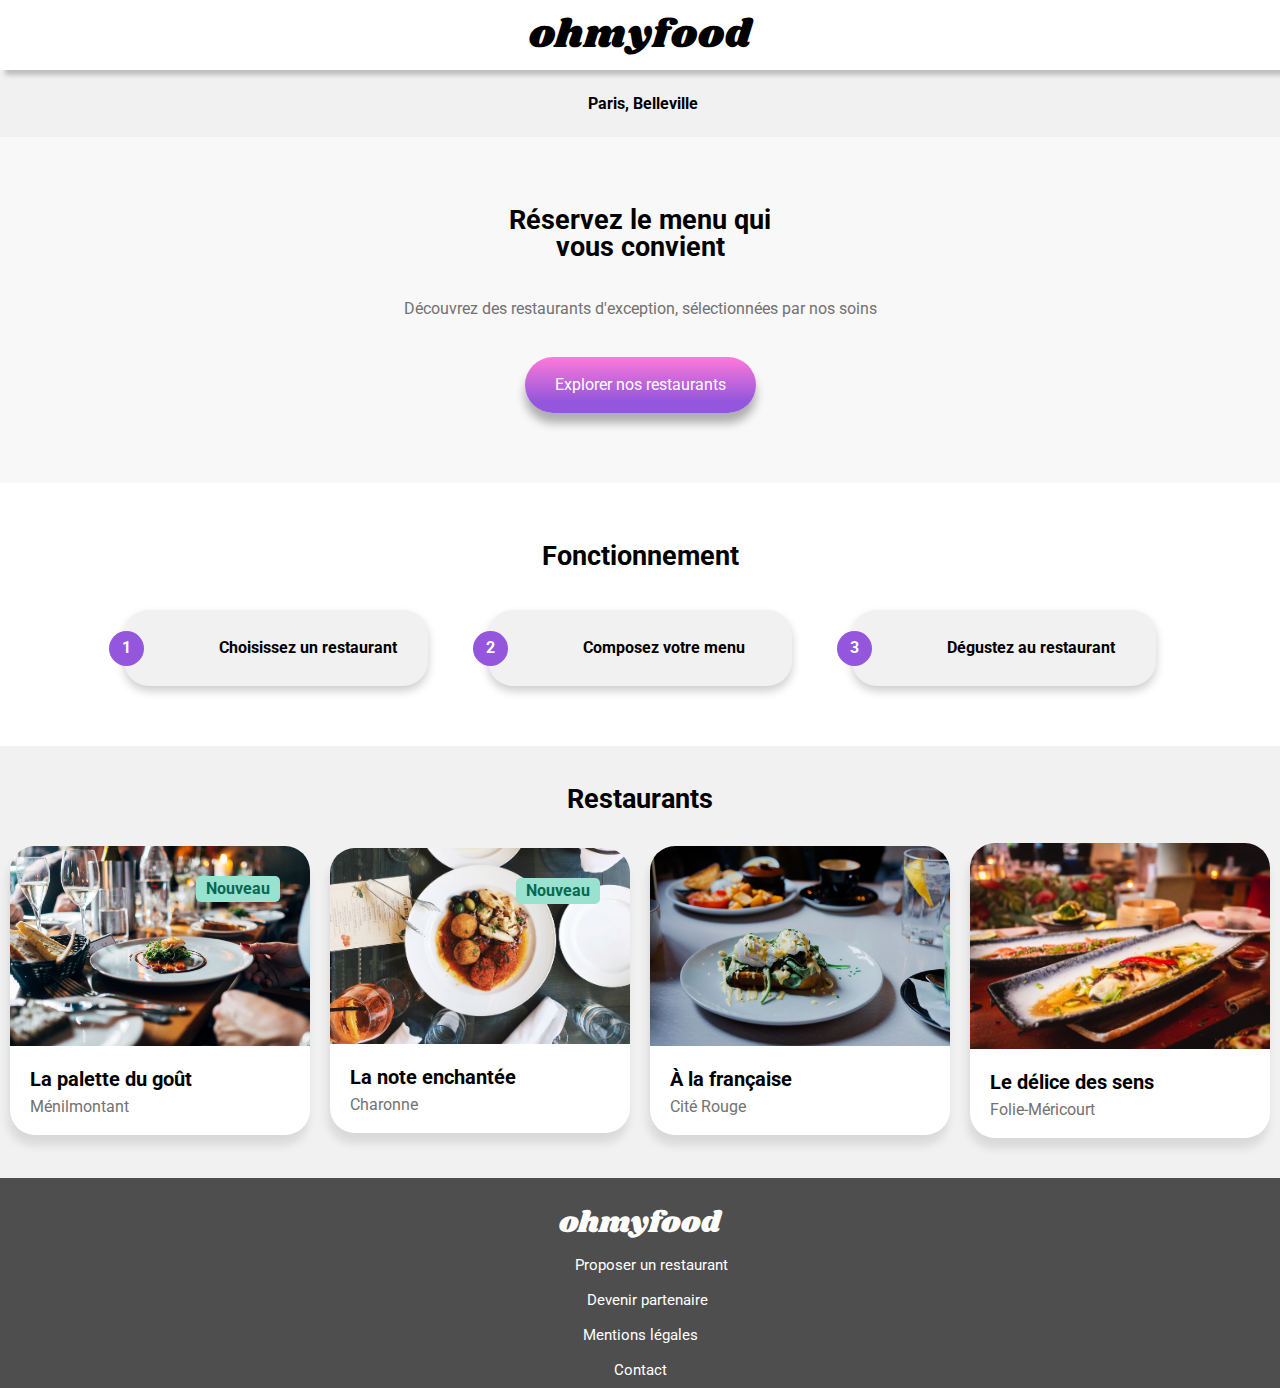
<file: index.html>
<!DOCTYPE html>
<html lang="fr">

<head>
    <meta charset="UTF-8">
    <meta http-equiv="X-UA-Compatible" content="IE=edge">
    <meta name="viewport" content="width=device-width, initial-scale=1.0">
    <title>OhMyFood!</title>
    <link rel="stylesheet" href="css/style.css">
    <link rel="preconnect" href="https://fonts.googleapis.com">
    <link rel="preconnect" href="https://fonts.gstatic.com" crossorigin>
    <link href="https://fonts.googleapis.com/css2?family=Roboto&family=Shrikhand&display=swap" rel="stylesheet">
    <link rel="stylesheet" href="https://cdnjs.cloudflare.com/ajax/libs/font-awesome/6.1.2/css/all.min.css"
        integrity="sha512-1sCRPdkRXhBV2PBLUdRb4tMg1w2YPf37qatUFeS7zlBy7jJI8Lf4VHwWfZZfpXtYSLy85pkm9GaYVYMfw5BC1A=="
        crossorigin="anonymous" referrerpolicy="no-referrer" />
</head>

<body>


    <!-- LOADER -->

    <div class="loader"></div>
    <div class="ring">
        <div class="ring-txt">C'est l'heure<br>de manger !</div>
    </div>


    <!-- HEADER -->

    <header>
        <div class="header">
            <h1 class="header__titre">ohmyfood</h1>

            <div class="header__localisation">
                <i class="fa-solid fa-location-dot"></i>
                <input type="text" placeholder="Paris, Belleville" class="localisation-ville">
                <!-- <p>Paris, Belleville</p> -->
            </div>
        </div>
    </header>



    <!-- PRESENTATION -->

    <section class="presentation">
        <div class="presentation__full">
            <h2 class="presentation__titre">Réservez le menu qui <br> vous convient</h2>
                <p class="presentation__p">Découvrez des restaurants d'exception, sélectionnées par nos soins</p>
                <a href="#restaurants" class="presentation__btn">Explorer nos restaurants</a>
        </div>
    </section>



    <!-- FONCTIONNEMENT -->

    <section class="fonction">
        <h2 class="fonction__titre">Fonctionnement</h2>
        <div class="fonction__all-options">
            <a href="#" class="fonction__options">
                <span>1</span>
                <i class="fa-solid fa-mobile-screen-button"></i>
                <p>Choisissez un restaurant</p>
            </a>
            <a href="#" class="fonction__options">
                <span>2</span>
                <i class="fa-solid fa-list"></i>
                <p>Composez votre menu</p>
            </a>
            <a href="#" class="fonction__options">
                <span>3</span>
                <i class="fa-solid fa-store"></i>
                <p>Dégustez au restaurant</p>
            </a>
        </div>
    </section>



    <!-- RESTAURANTS -->

    <section class="restaurants" id="restaurants">
        <h2 class="restaurants__titre">Restaurants</h2>
        <div class="restaurants__all-cards">
            <div class="restaurants__cards">
                <a href="page/lapalettedugout.html">
                    <div class="cards--img">
                        <img src="images/restaurants/jay-wennington-N_Y88TWmGwA-unsplash.jpg" alt="">
                    </div>
                    <div class="nouveau">Nouveau</div>
                    <div class="cards--heading">
                        <div class="cards-txt">
                            <h3>La palette du goût</h3>
                            <p class="p-cards">Ménilmontant</p>
                        </div>
                        <div class="cards-coeur">
                            <i class="fa-regular fa-heart"></i>
                            <i class="fa-solid fa-heart icone-coeur"></i>
                        </div>
                    </div>
                </a>
            </div>
            <div class="restaurants__cards">
                <a href="page/lanoteenchantee.html">
                    <div class="cards--img">
                        <img src="images/restaurants/stil-u2Lp8tXIcjw-unsplash-one.jpg" alt="">
                    </div>
                    <div class="nouveau">Nouveau</div>
                    <div class="cards--heading">
                        <div class="cards-txt">
                            <h3>La note enchantée</h3>
                            <p class="p-cards">Charonne</p>
                        </div>
                        <div class="cards-coeur">
                            <i class="fa-regular fa-heart"></i>
                            <i class="fa-solid fa-heart icone-coeur"></i>
                        </div>
                    </div>
                </a>
            </div>
            <div class="restaurants__cards">
                <a href="page/alafrancaise.html">
                    <div class="cards--img">
                        <img src="images/restaurants/toa-heftiba-DQKerTsQwi0-unsplash.jpg" alt="">
                    </div>
                    <div class="cards--heading">
                        <div class="cards-txt">
                            <h3>À la française</h3>
                            <p class="p-cards">Cité Rouge</p>
                        </div>
                        <div class="cards-coeur">
                            <i class="fa-regular fa-heart"></i>
                            <i class="fa-solid fa-heart icone-coeur"></i>
                        </div>
                    </div>
                </a>
            </div>
            <div class="restaurants__cards">
                <a href="page/ledelicedessens.html">
                    <div class="cards--img">
                        <img src="images/restaurants/louis-hansel-shotsoflouis-qNBGVyOCY8Q-unsplash.jpg" alt="">
                    </div>
                    <div class="cards--heading">
                        <div class="cards-txt">
                            <h3>Le délice des sens</h3>
                            <p class="p-cards">Folie-Méricourt</p>
                        </div>
                        <div class="cards-coeur">
                            <i class="fa-regular fa-heart"></i>
                            <i class="fa-solid fa-heart icone-coeur"></i>
                        </div>
                    </div>
                </a>
            </div>
        </div>
    </section>



    <!-- FOOTER -->

    <footer>
        <h3>ohmyfood</h3>
        <div class="footer-txt">
            <a href="#">
                <p class="footer-p1"> <i class="fa-solid fa-utensils"></i> Proposer un restaurant</p>
            </a>
            <a href="#">
                <p class="footer-p2"> <i class="fa-solid fa-handshake-angle"></i> Devenir partenaire</p>
            </a>
            <a href="#">
                <p> Mentions légales</p>
            </a>
            <a href="mailto:contact@gmail.com">Contact</a>





        </div>
    </footer>

</body>

</html>
</file>
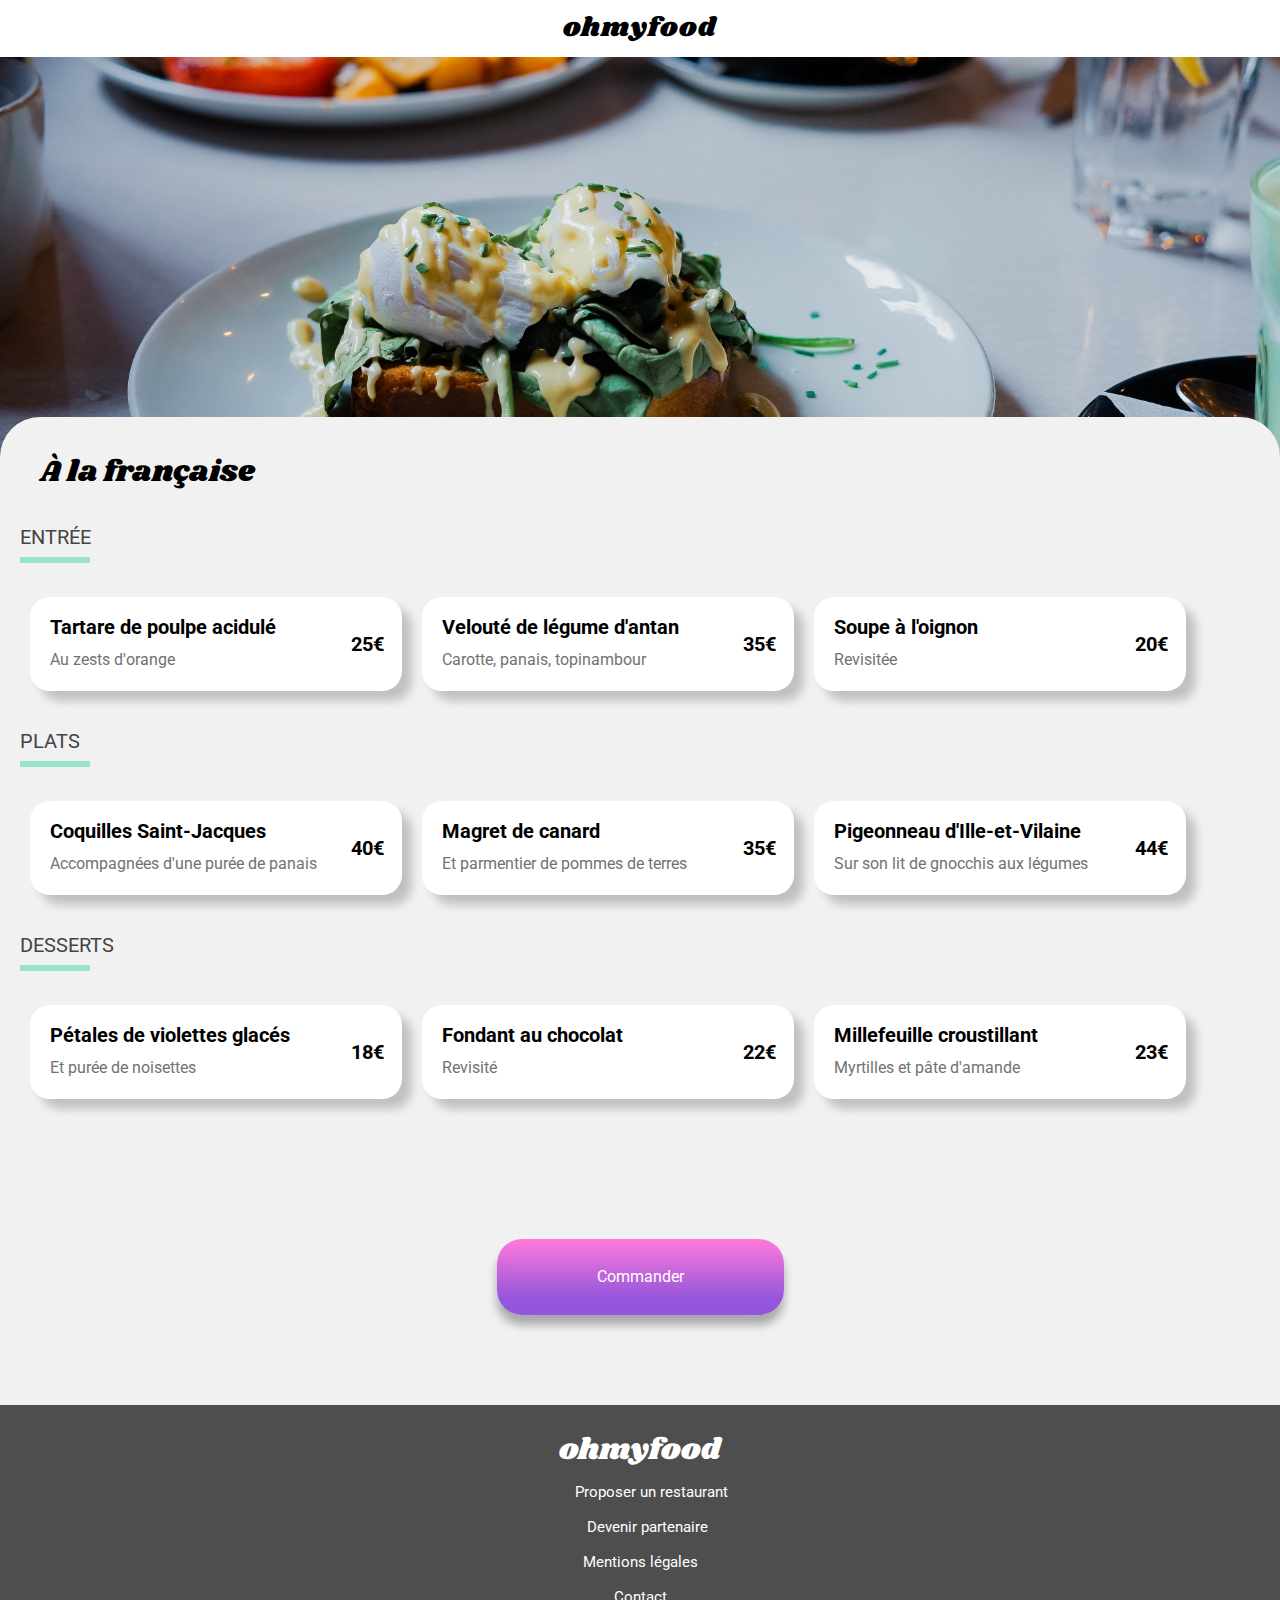
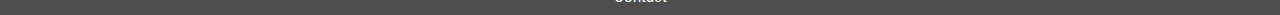
<file: page/alafrancaise.html>
<!DOCTYPE html>
<html lang="fr">

<head>
    <meta charset="UTF-8">
    <meta http-equiv="X-UA-Compatible" content="IE=edge">
    <meta name="viewport" content="width=device-width, initial-scale=1.0">
    <title>A la française</title>
    <link rel="stylesheet" href="../css/menu.css">
    <link rel="preconnect" href="https://fonts.googleapis.com">
    <link rel="preconnect" href="https://fonts.gstatic.com" crossorigin>
    <link href="https://fonts.googleapis.com/css2?family=Roboto&family=Shrikhand&display=swap" rel="stylesheet">
    <link rel="stylesheet" href="https://cdnjs.cloudflare.com/ajax/libs/font-awesome/6.1.2/css/all.min.css"
        integrity="sha512-1sCRPdkRXhBV2PBLUdRb4tMg1w2YPf37qatUFeS7zlBy7jJI8Lf4VHwWfZZfpXtYSLy85pkm9GaYVYMfw5BC1A=="
        crossorigin="anonymous" referrerpolicy="no-referrer" />
</head>

<body>




    <!-- HEADER -->

    <header class="header-menu">
        <a href="../index.html" class="fleche-retour">
            <i class="fa-solid fa-arrow-left"></i>
        </a>
        <h1 class="header-menu__titre">ohmyfood</h1>
    </header>





    <!-- MENU -->



    <section class="choix-menu">
        <div class="menu-img">
            <img src="../images/restaurants/toa-heftiba-DQKerTsQwi0-unsplash.jpg" alt="">
        </div>
        <div class="all-menus">
            <div class="all-menus-titre">
                <h2>À la française</h2>
                <div class="all-menus-titre-heart">
                    <i class="fa-regular fa-heart"></i>
                    <i class="fa-solid fa-heart icone-coeur"></i>
                </div>
            </div>
            <div class="groupe-menus">
                <h2>ENTRÉE</h2>
                <div class="menu-1">                   
                    <div class="menu-plats-one">
                        <div class="menu-plats-txt">
                            <h3>Tartare de poulpe acidulé</h3>
                            <p>Au zests d'orange</p>
                        </div>
                        <div class="menu-plats-prix"><span>25€</span></div>
                        <div class="menu-plats-validation">
                            <div class="logo-validation">
                                <i class="fa-solid fa-check"></i>
                            </div>
                        </div>
                    </div>
                    <div class="menu-plats-two">
                        <div class="menu-plats-txt">
                            <h3>Velouté de légume d'antan</h3>
                            <p>Carotte, panais, topinambour</p>
                        </div>
                        <div class="menu-plats-prix"><span>35€</span></div>
                        <div class="menu-plats-validation">
                            <div class="logo-validation">
                                <i class="fa-solid fa-check"></i>
                            </div>
                        </div>
                    </div>
                    <div class="menu-plats-three">
                        <div class="menu-plats-txt">
                            <h3>Soupe à l'oignon</h3>
                            <p>Revisitée</p>
                        </div>
                        <div class="menu-plats-prix"><span>20€</span></div>
                        <div class="menu-plats-validation">
                            <div class="logo-validation">
                                <i class="fa-solid fa-check"></i>
                            </div>
                        </div>
                    </div>
                </div>

                <h2>PLATS</h2>
                <div class="menu-1">
                    <div class="menu-plats-one">
                        <div class="menu-plats-txt">
                            <h3>Coquilles Saint-Jacques</h3>
                            <p>Accompagnées d'une purée de panais</p>
                        </div>
                        <div class="menu-plats-prix"><span>40€</span></div>
                        <div class="menu-plats-validation">
                            <div class="logo-validation">
                                <i class="fa-solid fa-check"></i>
                            </div>
                        </div>
                    </div>
                    <div class="menu-plats-two">
                        <div class="menu-plats-txt">
                            <h3>Magret de canard</h3>
                            <p>Et parmentier de pommes de terres</p>
                        </div>
                        <div class="menu-plats-prix"><span>35€</span></div>
                        <div class="menu-plats-validation">
                            <div class="logo-validation">
                                <i class="fa-solid fa-check"></i>
                            </div>
                        </div>
                    </div>
                    <div class="menu-plats-three">
                        <div class="menu-plats-txt">
                            <h3>Pigeonneau d'Ille-et-Vilaine</h3>
                            <p>Sur son lit de gnocchis aux légumes</p>
                        </div>
                        <div class="menu-plats-prix"><span>44€</span></div>
                        <div class="menu-plats-validation">
                            <div class="logo-validation">
                                <i class="fa-solid fa-check"></i>
                            </div>
                        </div>
                    </div>
                </div>

                <h2>DESSERTS</h2>
                <div class="menu-1">
                    <div class="menu-plats-one">
                        <div class="menu-plats-txt">
                            <h3>Pétales de violettes glacés</h3>
                            <p>Et purée de noisettes</p>
                        </div>
                        <div class="menu-plats-prix"><span>18€</span></div>
                        <div class="menu-plats-validation">
                            <div class="logo-validation">
                                <i class="fa-solid fa-check"></i>
                            </div>
                        </div>
                    </div>
                    <div class="menu-plats-two">
                        <div class="menu-plats-txt">
                            <h3>Fondant au chocolat</h3>
                            <p>Revisité</p>
                        </div>
                        <div class="menu-plats-prix"><span>22€</span></div>
                        <div class="menu-plats-validation">
                            <div class="logo-validation">
                                <i class="fa-solid fa-check"></i>
                            </div>
                        </div>
                    </div>
                    <div class="menu-plats-three">
                        <div class="menu-plats-txt">
                            <h3>Millefeuille croustillant</h3>
                            <p>Myrtilles et pâte d'amande</p>
                        </div>
                        <div class="menu-plats-prix"><span>23€</span></div>
                        <div class="menu-plats-validation">
                            <div class="logo-validation">
                                <i class="fa-solid fa-check"></i>
                            </div>
                        </div>
                    </div>
                </div>

            </div>
            <div class="commander">
                <a href="#">Commander</a>
            </div>
        </div>


    </section>



    <!-- FOOTER -->

    <footer>
        <h3>ohmyfood</h3>
        <div class="footer-txt">
            <a href="#">
                <p class="footer-p1"> <i class="fa-solid fa-utensils"></i> Proposer un restaurant</p>
            </a>
            <a href="#">
                <p class="footer-p2"> <i class="fa-solid fa-handshake-angle"></i> Devenir partenaire</p>
            </a>
            <a href="#">
                <p> Mentions légales</p>
            </a>
            <a href="mailto:contact@ohmyfood.com">Contact</a>


            <!-- verif mail to / mettre le footer en lien-->



        </div>
    </footer>


</body>

</html>
</file>
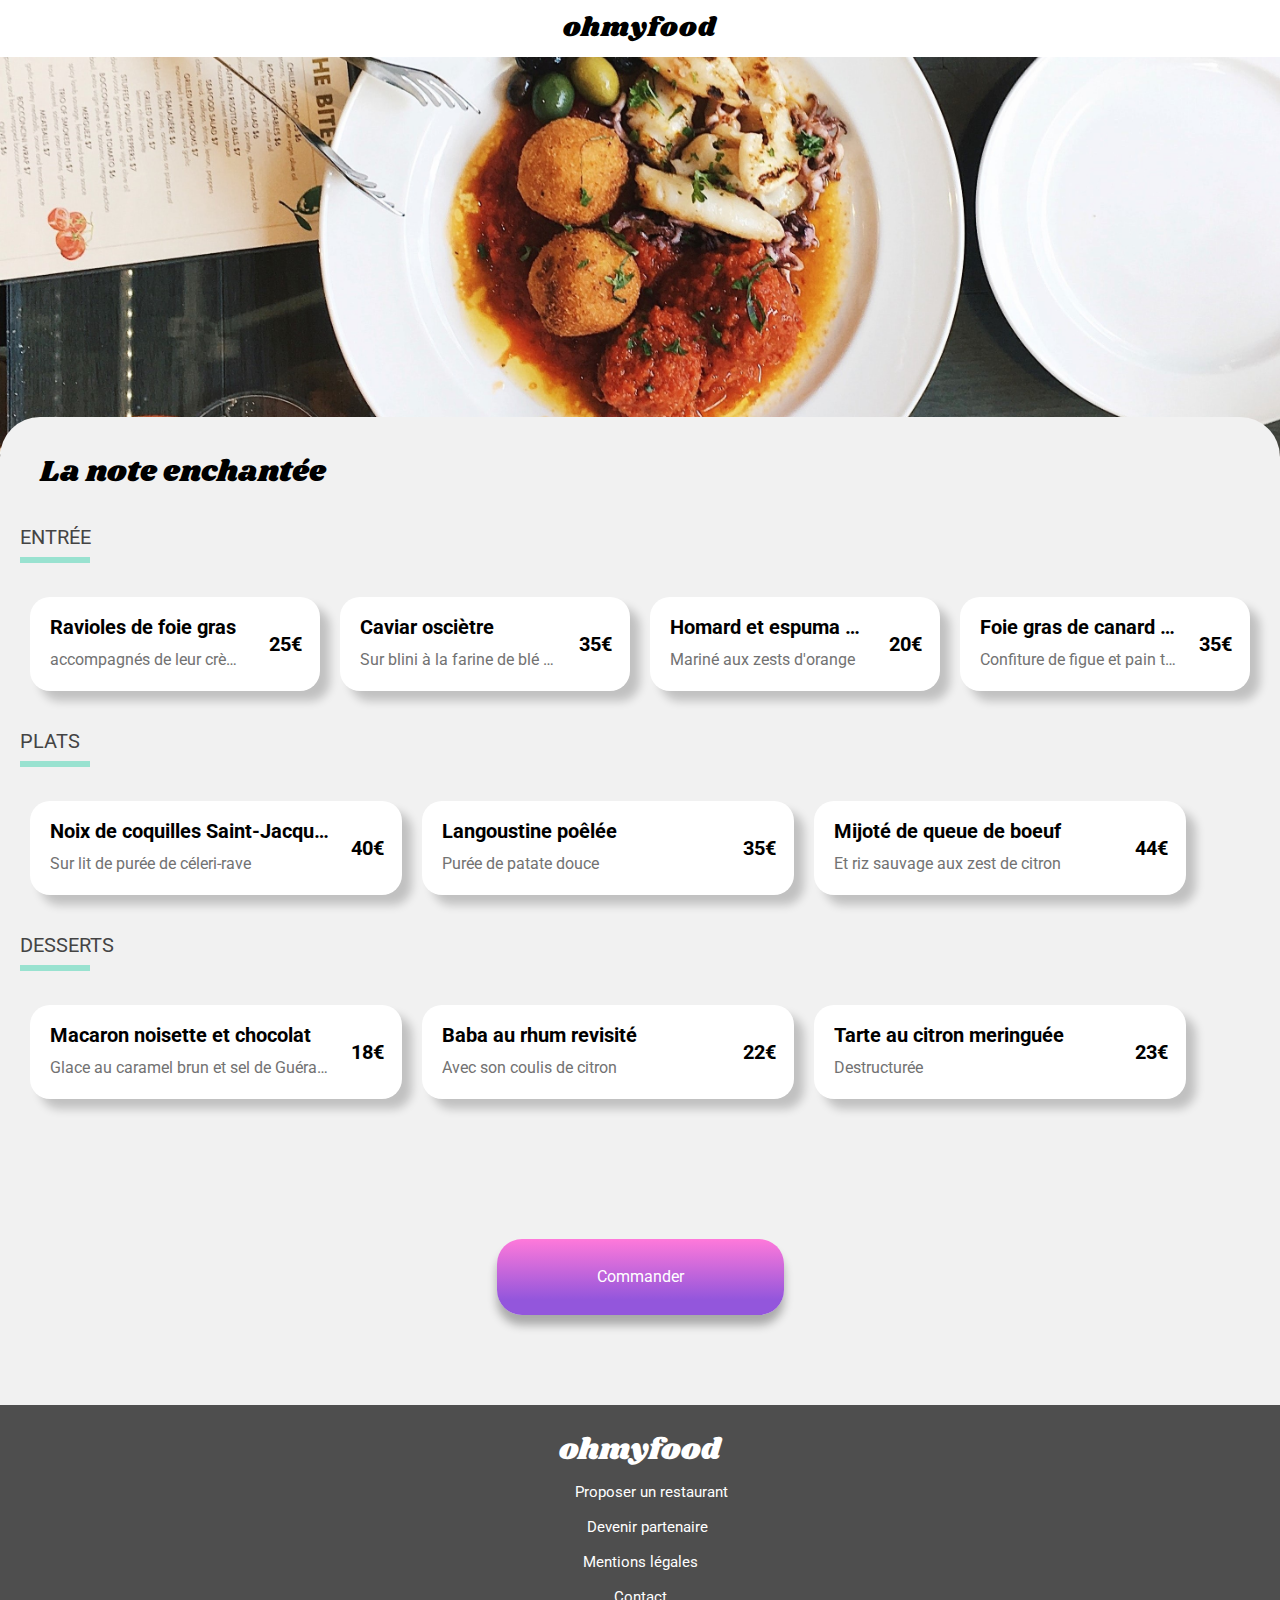
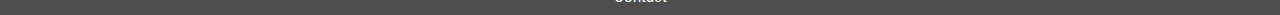
<file: page/lanoteenchantee.html>
<!DOCTYPE html>
<html lang="fr">

<head>
    <meta charset="UTF-8">
    <meta http-equiv="X-UA-Compatible" content="IE=edge">
    <meta name="viewport" content="width=device-width, initial-scale=1.0">
    <title>La note enchantée</title>
    <link rel="stylesheet" href="../css/menu.css">
    <link rel="preconnect" href="https://fonts.googleapis.com">
    <link rel="preconnect" href="https://fonts.gstatic.com" crossorigin>
    <link href="https://fonts.googleapis.com/css2?family=Roboto&family=Shrikhand&display=swap" rel="stylesheet">
    <link rel="stylesheet" href="https://cdnjs.cloudflare.com/ajax/libs/font-awesome/6.1.2/css/all.min.css"
        integrity="sha512-1sCRPdkRXhBV2PBLUdRb4tMg1w2YPf37qatUFeS7zlBy7jJI8Lf4VHwWfZZfpXtYSLy85pkm9GaYVYMfw5BC1A=="
        crossorigin="anonymous" referrerpolicy="no-referrer" />
</head>

<body>



    <!-- HEADER -->

    <header class="header-menu">
        <a href="../index.html" class="fleche-retour">
            <i class="fa-solid fa-arrow-left"></i>
        </a>
        <h1 class="header-menu__titre">ohmyfood</h1>
    </header>





    <!-- MENU -->



    <section class="choix-menu">
        <div class="menu-img">
            <img src="../images/restaurants/stil-u2Lp8tXIcjw-unsplash-one.jpg" alt="">
        </div>
        <div class="all-menus">
            <div class="all-menus-titre">
                <h2>La note enchantée</h2>
                <div class="all-menus-titre-heart">
                    <i class="fa-regular fa-heart"></i>
                    <i class="fa-solid fa-heart icone-coeur"></i>
                </div>
            </div>
            <div class="groupe-menus">
                <h2>ENTRÉE</h2>
                <div class="menu-1">                   
                    <div class="menu-plats-one">
                        <div class="menu-plats-txt">
                            <h3>Ravioles de foie gras</h3>
                            <p>accompagnés de leur crèmes à la truffe</p>
                        </div>
                        <div class="menu-plats-prix"><span>25€</span></div>
                        <div class="menu-plats-validation">
                            <div class="logo-validation">
                                <i class="fa-solid fa-check"></i>
                            </div>
                        </div>
                    </div>
                    <div class="menu-plats-two">
                        <div class="menu-plats-txt">
                            <h3>Caviar osciètre</h3>
                            <p>Sur blini à la farine de blé noir</p>
                        </div>
                        <div class="menu-plats-prix"><span>35€</span></div>
                        <div class="menu-plats-validation">
                            <div class="logo-validation">
                                <i class="fa-solid fa-check"></i>
                            </div>
                        </div>
                    </div>
                    <div class="menu-plats-three">
                        <div class="menu-plats-txt">
                            <h3>Homard et espuma de France</h3>
                            <p>Mariné aux zests d'orange</p>
                        </div>
                        <div class="menu-plats-prix"><span>20€</span></div>
                        <div class="menu-plats-validation">
                            <div class="logo-validation">
                                <i class="fa-solid fa-check"></i>
                            </div>
                        </div>
                    </div>
                    <div class="menu-plats-four">
                        <div class="menu-plats-txt">
                            <h3>Foie gras de canard cuit entier</h3>
                            <p>Confiture de figue et pain toasté</p>
                        </div>
                        <div class="menu-plats-prix"><span>35€</span></div>
                        <div class="menu-plats-validation">
                            <div class="logo-validation">
                                <i class="fa-solid fa-check"></i>
                            </div>
                        </div>
                    </div>
                </div>

                <h2>PLATS</h2>
                <div class="menu-1">
                    <div class="menu-plats-one">
                        <div class="menu-plats-txt">
                            <h3>Noix de coquilles Saint-Jacques</h3>
                            <p>Sur lit de purée de céleri-rave</p>
                        </div>
                        <div class="menu-plats-prix"><span>40€</span></div>
                        <div class="menu-plats-validation">
                            <div class="logo-validation">
                                <i class="fa-solid fa-check"></i>
                            </div>
                        </div>
                    </div>
                    <div class="menu-plats-two">
                        <div class="menu-plats-txt">
                            <h3>Langoustine poêlée</h3>
                            <p>Purée de patate douce</p>
                        </div>
                        <div class="menu-plats-prix"><span>35€</span></div>
                        <div class="menu-plats-validation">
                            <div class="logo-validation">
                                <i class="fa-solid fa-check"></i>
                            </div>
                        </div>
                    </div>
                    <div class="menu-plats-three">
                        <div class="menu-plats-txt">
                            <h3>Mijoté de queue de boeuf</h3>
                            <p>Et riz sauvage aux zest de citron</p>
                        </div>
                        <div class="menu-plats-prix"><span>44€</span></div>
                        <div class="menu-plats-validation">
                            <div class="logo-validation">
                                <i class="fa-solid fa-check"></i>
                            </div>
                        </div>
                    </div>
                </div>

                <h2>DESSERTS</h2>
                <div class="menu-1">
                    <div class="menu-plats-one">
                        <div class="menu-plats-txt">
                            <h3>Macaron noisette et chocolat</h3>
                            <p>Glace au caramel brun et sel de Guérande</p>
                        </div>
                        <div class="menu-plats-prix"><span>18€</span></div>
                        <div class="menu-plats-validation">
                            <div class="logo-validation">
                                <i class="fa-solid fa-check"></i>
                            </div>
                        </div>
                    </div>
                    <div class="menu-plats-two">
                        <div class="menu-plats-txt">
                            <h3>Baba au rhum revisité</h3>
                            <p>Avec son coulis de citron</p>
                        </div>
                        <div class="menu-plats-prix"><span>22€</span></div>
                        <div class="menu-plats-validation">
                            <div class="logo-validation">
                                <i class="fa-solid fa-check"></i>
                            </div>
                        </div>
                    </div>
                    <div class="menu-plats-three">
                        <div class="menu-plats-txt">
                            <h3>Tarte au citron meringuée</h3>
                            <p>Destructurée</p>
                        </div>
                        <div class="menu-plats-prix"><span>23€</span></div>
                        <div class="menu-plats-validation">
                            <div class="logo-validation">
                                <i class="fa-solid fa-check"></i>
                            </div>
                        </div>
                    </div>
                </div>

            </div>
            <div class="commander">
                <a href="#">Commander</a>
            </div>
        </div>


    </section>



    <!-- FOOTER -->

    <footer>
        <h3>ohmyfood</h3>
        <div class="footer-txt">
            <a href="#">
                <p class="footer-p1"> <i class="fa-solid fa-utensils"></i> Proposer un restaurant</p>
            </a>
            <a href="#">
                <p class="footer-p2"> <i class="fa-solid fa-handshake-angle"></i> Devenir partenaire</p>
            </a>
            <a href="#">
                <p> Mentions légales</p>
            </a>
            <a href="mailto:contact@ohmyfood.com">Contact</a>


            <!-- verif mail to / mettre le footer en lien-->



        </div>
    </footer>


</body>

</html>
</file>
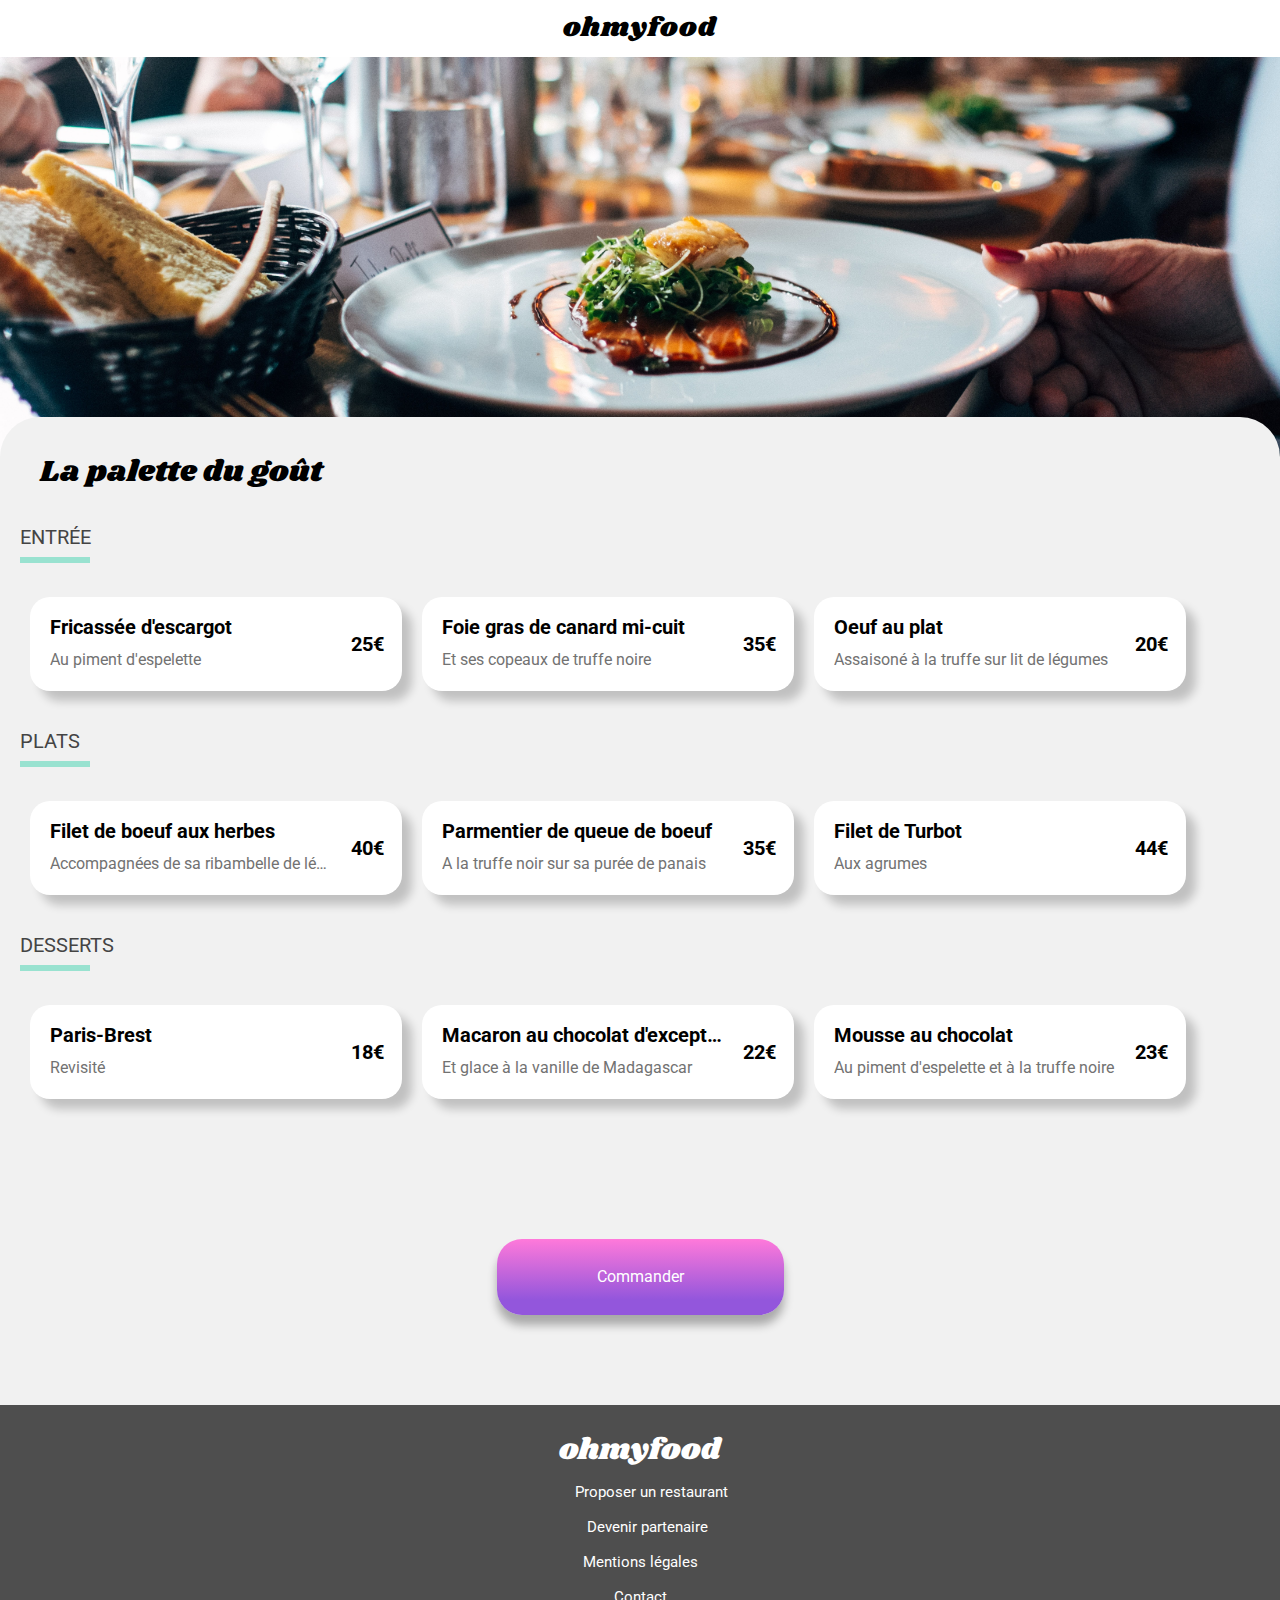
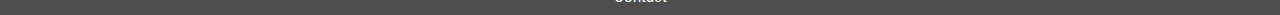
<file: page/lapalettedugout.html>
<!DOCTYPE html>
<html lang="fr">

<head>
    <meta charset="UTF-8">
    <meta http-equiv="X-UA-Compatible" content="IE=edge">
    <meta name="viewport" content="width=device-width, initial-scale=1.0">
    <title>La palette du goût</title>
    <link rel="stylesheet" href="../css/menu.css">
    <link rel="preconnect" href="https://fonts.googleapis.com">
    <link rel="preconnect" href="https://fonts.gstatic.com" crossorigin>
    <link href="https://fonts.googleapis.com/css2?family=Roboto&family=Shrikhand&display=swap" rel="stylesheet">
    <link rel="stylesheet" href="https://cdnjs.cloudflare.com/ajax/libs/font-awesome/6.1.2/css/all.min.css"
        integrity="sha512-1sCRPdkRXhBV2PBLUdRb4tMg1w2YPf37qatUFeS7zlBy7jJI8Lf4VHwWfZZfpXtYSLy85pkm9GaYVYMfw5BC1A=="
        crossorigin="anonymous" referrerpolicy="no-referrer" />
</head>

<body>



    <!-- HEADER -->

    <header class="header-menu">
        <a href="../index.html" class="fleche-retour">
            <i class="fa-solid fa-arrow-left"></i>
        </a>
        <h1 class="header-menu__titre">ohmyfood</h1>
    </header>





    <!-- MENU -->



    <section class="choix-menu">
        <div class="menu-img">
            <img src="../images/restaurants/jay-wennington-N_Y88TWmGwA-unsplash.jpg" alt="">
        </div>
        <div class="all-menus">
            <div class="all-menus-titre">
                <h2>La palette du goût</h2>
                <div class="all-menus-titre-heart">
                    <i class="fa-regular fa-heart"></i>
                    <i class="fa-solid fa-heart icone-coeur"></i>
                </div>
            </div>
            <div class="groupe-menus">
                <h2>ENTRÉE</h2>
                <div class="menu-1">                   
                    <div class="menu-plats-one">
                        <div class="menu-plats-txt">
                            <h3>Fricassée d'escargot</h3>
                            <p>Au piment d'espelette</p>
                        </div>
                        <div class="menu-plats-prix"><span>25€</span></div>
                        <div class="menu-plats-validation">
                            <div class="logo-validation">
                                <i class="fa-solid fa-check"></i>
                            </div>
                        </div>
                    </div>
                    <div class="menu-plats-two">
                        <div class="menu-plats-txt">
                            <h3>Foie gras de canard mi-cuit</h3>
                            <p>Et ses copeaux de truffe noire</p>
                        </div>
                        <div class="menu-plats-prix"><span>35€</span></div>
                        <div class="menu-plats-validation">
                            <div class="logo-validation">
                                <i class="fa-solid fa-check"></i>
                            </div>
                        </div>
                    </div>
                    <div class="menu-plats-three">
                        <div class="menu-plats-txt">
                            <h3>Oeuf au plat</h3>
                            <p>Assaisoné à la truffe sur lit de légumes</p>
                        </div>
                        <div class="menu-plats-prix"><span>20€</span></div>
                        <div class="menu-plats-validation">
                            <div class="logo-validation">
                                <i class="fa-solid fa-check"></i>
                            </div>
                        </div>
                    </div>
                </div>

                <h2>PLATS</h2>
                <div class="menu-1">
                    <div class="menu-plats-one">
                        <div class="menu-plats-txt">
                            <h3>Filet de boeuf aux herbes</h3>
                            <p>Accompagnées de sa ribambelle de légume</p>
                        </div>
                        <div class="menu-plats-prix"><span>40€</span></div>
                        <div class="menu-plats-validation">
                            <div class="logo-validation">
                                <i class="fa-solid fa-check"></i>
                            </div>
                        </div>
                    </div>
                    <div class="menu-plats-two">
                        <div class="menu-plats-txt">
                            <h3>Parmentier de queue de boeuf</h3>
                            <p>À la truffe noir sur sa purée de panais</p>
                        </div>
                        <div class="menu-plats-prix"><span>35€</span></div>
                        <div class="menu-plats-validation">
                            <div class="logo-validation">
                                <i class="fa-solid fa-check"></i>
                            </div>
                        </div>
                    </div>
                    <div class="menu-plats-three">
                        <div class="menu-plats-txt">
                            <h3>Filet de Turbot</h3>
                            <p>Aux agrumes</p>
                        </div>
                        <div class="menu-plats-prix"><span>44€</span></div>
                        <div class="menu-plats-validation">
                            <div class="logo-validation">
                                <i class="fa-solid fa-check"></i>
                            </div>
                        </div>
                    </div>
                </div>

                <h2>DESSERTS</h2>
                <div class="menu-1">
                    <div class="menu-plats-one">
                        <div class="menu-plats-txt">
                            <h3>Paris-Brest</h3>
                            <p>Revisité</p>
                        </div>
                        <div class="menu-plats-prix"><span>18€</span></div>
                        <div class="menu-plats-validation">
                            <div class="logo-validation">
                                <i class="fa-solid fa-check"></i>
                            </div>
                        </div>
                    </div>
                    <div class="menu-plats-two">
                        <div class="menu-plats-txt">
                            <h3>Macaron au chocolat d'exception</h3>
                            <p>Et glace à la vanille de Madagascar</p>
                        </div>
                        <div class="menu-plats-prix"><span>22€</span></div>
                        <div class="menu-plats-validation">
                            <div class="logo-validation">
                                <i class="fa-solid fa-check"></i>
                            </div>
                        </div>
                    </div>
                    <div class="menu-plats-three">
                        <div class="menu-plats-txt">
                            <h3>Mousse au chocolat</h3>
                            <p>Au piment d'espelette et à la truffe noire</p>
                        </div>
                        <div class="menu-plats-prix"><span>23€</span></div>
                        <div class="menu-plats-validation">
                            <div class="logo-validation">
                                <i class="fa-solid fa-check"></i>
                            </div>
                        </div>
                    </div>
                </div>

            </div>
            <div class="commander">
                <a href="#">Commander</a>
            </div>
        </div>


    </section>



    <!-- FOOTER -->

    <footer>
        <h3>ohmyfood</h3>
        <div class="footer-txt">
            <a href="#">
                <p class="footer-p1"> <i class="fa-solid fa-utensils"></i> Proposer un restaurant</p>
            </a>
            <a href="#">
                <p class="footer-p2"> <i class="fa-solid fa-handshake-angle"></i> Devenir partenaire</p>
            </a>
            <a href="#">
                <p> Mentions légales</p>
            </a>
            <a href="mailto:contact@ohmyfood.com">Contact</a>


            <!-- verif mail to / mettre le footer en lien-->



        </div>
    </footer>


</body>

</html>
</file>
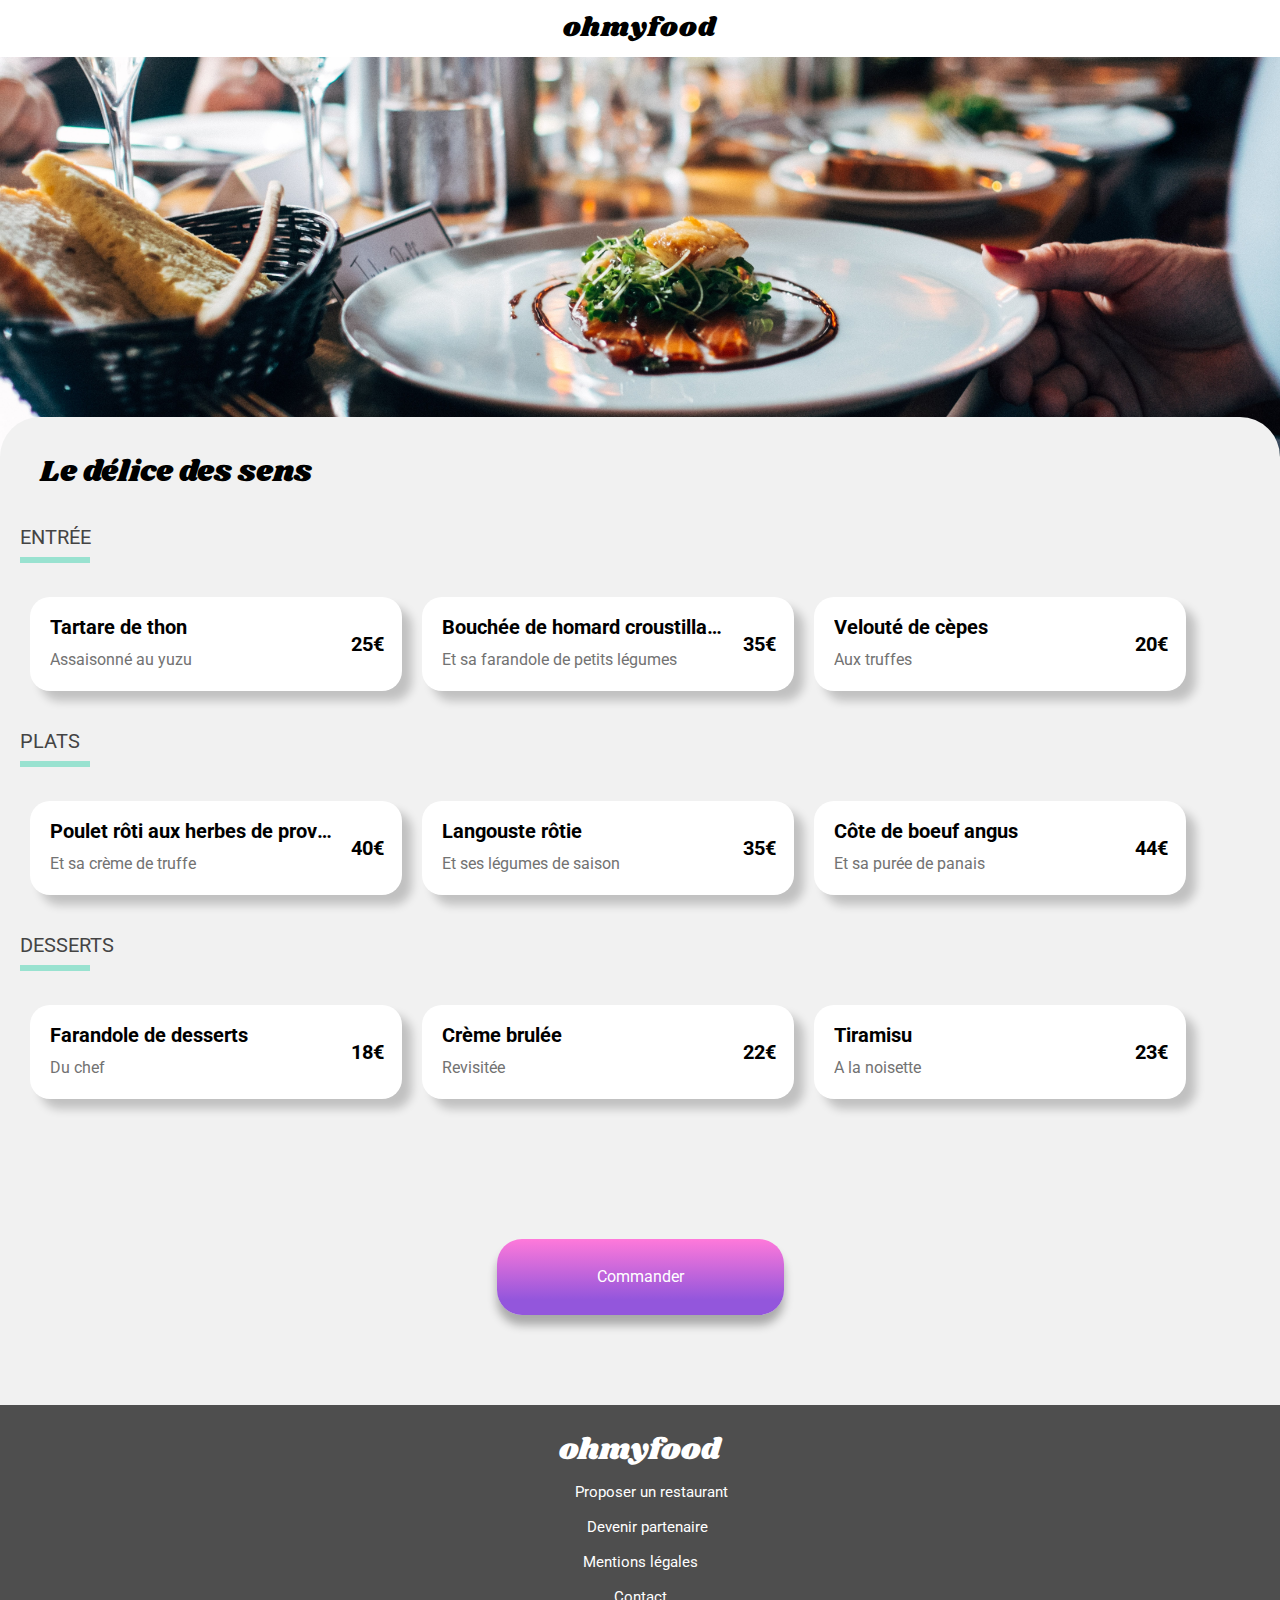
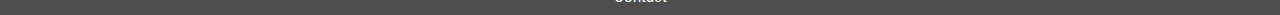
<file: page/ledelicedessens.html>
<!DOCTYPE html>
<html lang="fr">

<head>
    <meta charset="UTF-8">
    <meta http-equiv="X-UA-Compatible" content="IE=edge">
    <meta name="viewport" content="width=device-width, initial-scale=1.0">
    <title>Le délice des sens</title>
    <link rel="stylesheet" href="../css/menu.css">
    <link rel="preconnect" href="https://fonts.googleapis.com">
    <link rel="preconnect" href="https://fonts.gstatic.com" crossorigin>
    <link href="https://fonts.googleapis.com/css2?family=Roboto&family=Shrikhand&display=swap" rel="stylesheet">
    <link rel="stylesheet" href="https://cdnjs.cloudflare.com/ajax/libs/font-awesome/6.1.2/css/all.min.css"
        integrity="sha512-1sCRPdkRXhBV2PBLUdRb4tMg1w2YPf37qatUFeS7zlBy7jJI8Lf4VHwWfZZfpXtYSLy85pkm9GaYVYMfw5BC1A=="
        crossorigin="anonymous" referrerpolicy="no-referrer" />
</head>

<body>



    <!-- HEADER -->

    <header class="header-menu">
        <a href="../index.html" class="fleche-retour">
            <i class="fa-solid fa-arrow-left"></i>
        </a>
        <h1 class="header-menu__titre">ohmyfood</h1>
    </header>





    <!-- MENU -->



    <section class="choix-menu">
        <div class="menu-img">
            <img src="../images/restaurants/jay-wennington-N_Y88TWmGwA-unsplash.jpg" alt="">
        </div>
        <div class="all-menus">
            <div class="all-menus-titre">
                <h2>Le délice des sens</h2>
                <div class="all-menus-titre-heart">
                    <i class="fa-regular fa-heart"></i>
                    <i class="fa-solid fa-heart icone-coeur"></i>
                </div>
            </div>
            <div class="groupe-menus">
                <h2>ENTRÉE</h2>
                <div class="menu-1">                   
                    <div class="menu-plats-one">
                        <div class="menu-plats-txt">
                            <h3>Tartare de thon</h3>
                            <p>Assaisonné au yuzu</p>
                        </div>
                        <div class="menu-plats-prix"><span>25€</span></div>
                        <div class="menu-plats-validation">
                            <div class="logo-validation">
                                <i class="fa-solid fa-check"></i>
                            </div>
                        </div>
                    </div>
                    <div class="menu-plats-two">
                        <div class="menu-plats-txt">
                            <h3>Bouchée de homard croustillant</h3>
                            <p>Et sa farandole de petits légumes</p>
                        </div>
                        <div class="menu-plats-prix"><span>35€</span></div>
                        <div class="menu-plats-validation">
                            <div class="logo-validation">
                                <i class="fa-solid fa-check"></i>
                            </div>
                        </div>
                    </div>
                    <div class="menu-plats-three">
                        <div class="menu-plats-txt">
                            <h3>Velouté de cèpes</h3>
                            <p>Aux truffes</p>
                        </div>
                        <div class="menu-plats-prix"><span>20€</span></div>
                        <div class="menu-plats-validation">
                            <div class="logo-validation">
                                <i class="fa-solid fa-check"></i>
                            </div>
                        </div>
                    </div>
                </div>

                <h2>PLATS</h2>
                <div class="menu-1">
                    <div class="menu-plats-one">
                        <div class="menu-plats-txt">
                            <h3>Poulet rôti aux herbes de provence</h3>
                            <p>Et sa crème de truffe</p>
                        </div>
                        <div class="menu-plats-prix"><span>40€</span></div>
                        <div class="menu-plats-validation">
                            <div class="logo-validation">
                                <i class="fa-solid fa-check"></i>
                            </div>
                        </div>
                    </div>
                    <div class="menu-plats-two">
                        <div class="menu-plats-txt">
                            <h3>Langouste rôtie</h3>
                            <p>Et ses légumes de saison</p>
                        </div>
                        <div class="menu-plats-prix"><span>35€</span></div>
                        <div class="menu-plats-validation">
                            <div class="logo-validation">
                                <i class="fa-solid fa-check"></i>
                            </div>
                        </div>
                    </div>
                    <div class="menu-plats-three">
                        <div class="menu-plats-txt">
                            <h3>Côte de boeuf angus</h3>
                            <p>Et sa purée de panais</p>
                        </div>
                        <div class="menu-plats-prix"><span>44€</span></div>
                        <div class="menu-plats-validation">
                            <div class="logo-validation">
                                <i class="fa-solid fa-check"></i>
                            </div>
                        </div>
                    </div>
                </div>

                <h2>DESSERTS</h2>
                <div class="menu-1">
                    <div class="menu-plats-one">
                        <div class="menu-plats-txt">
                            <h3>Farandole de desserts</h3>
                            <p>Du chef</p>
                        </div>
                        <div class="menu-plats-prix"><span>18€</span></div>
                        <div class="menu-plats-validation">
                            <div class="logo-validation">
                                <i class="fa-solid fa-check"></i>
                            </div>
                        </div>
                    </div>
                    <div class="menu-plats-two">
                        <div class="menu-plats-txt">
                            <h3>Crème brulée</h3>
                            <p>Revisitée</p>
                        </div>
                        <div class="menu-plats-prix"><span>22€</span></div>
                        <div class="menu-plats-validation">
                            <div class="logo-validation">
                                <i class="fa-solid fa-check"></i>
                            </div>
                        </div>
                    </div>
                    <div class="menu-plats-three">
                        <div class="menu-plats-txt">
                            <h3>Tiramisu</h3>
                            <p>A la noisette</p>
                        </div>
                        <div class="menu-plats-prix"><span>23€</span></div>
                        <div class="menu-plats-validation">
                            <div class="logo-validation">
                                <i class="fa-solid fa-check"></i>
                            </div>
                        </div>
                    </div>
                </div>

            </div>
            <div class="commander">
                <a href="#">Commander</a>
            </div>
        </div>


    </section>



    <!-- FOOTER -->

    <footer>
        <h3>ohmyfood</h3>
        <div class="footer-txt">
            <a href="#">
                <p class="footer-p1"> <i class="fa-solid fa-utensils"></i> Proposer un restaurant</p>
            </a>
            <a href="#">
                <p class="footer-p2"> <i class="fa-solid fa-handshake-angle"></i> Devenir partenaire</p>
            </a>
            <a href="#">
                <p> Mentions légales</p>
            </a>
            <a href="mailto:contact@ohmyfood.com">Contact</a>


            <!-- verif mail to / mettre le footer en lien-->



        </div>
    </footer>


</body>

</html>
</file>
<file: css/style.css>
html,
body,
div,
span,
applet,
object,
iframe,
h1,
h2,
h3,
h4,
h5,
h6,
p,
blockquote,
pre,
a,
abbr,
acronym,
address,
big,
cite,
code,
del,
dfn,
em,
img,
ins,
kbd,
q,
s,
samp,
small,
strike,
strong,
sub,
sup,
tt,
var,
b,
u,
i,
center,
dl,
dt,
dd,
ol,
ul,
li,
fieldset,
form,
label,
legend,
table,
caption,
tbody,
tfoot,
thead,
tr,
th,
td,
article,
aside,
canvas,
details,
embed,
figure,
figcaption,
footer,
header,
hgroup,
menu,
nav,
output,
ruby,
section,
summary,
time,
mark,
audio,
video {
  margin: 0;
  padding: 0;
  border: 0;
  font-size: 100%;
  font: inherit;
  vertical-align: baseline;
}

/* HTML5 display-role reset for older browsers */
article,
aside,
details,
figcaption,
figure,
footer,
header,
hgroup,
menu,
nav,
section {
  display: block;
}

body {
  line-height: 1;
}

ol,
ul {
  list-style: none;
}

blockquote,
q {
  quotes: none;
}

blockquote:before,
blockquote:after,
q:before,
q:after {
  content: "";
  content: none;
}

table {
  border-collapse: collapse;
  border-spacing: 0;
}

h1 {
  font-family: "Shrikhand", cursive;
  font-size: 30px;
}

@-webkit-keyframes ouverture-plats-one {
  0% {
    transform: translateY(10px);
    opacity: 0;
  }
  75% {
    transform: translateY(0px);
    opacity: 1;
  }
  100% {
    transform: translateY(0px);
    opacity: 1;
  }
}

@keyframes ouverture-plats-one {
  0% {
    transform: translateY(10px);
    opacity: 0;
  }
  75% {
    transform: translateY(0px);
    opacity: 1;
  }
  100% {
    transform: translateY(0px);
    opacity: 1;
  }
}
@-webkit-keyframes ouverture-plats-two {
  0% {
    transform: translateY(10px);
    opacity: 0;
  }
  80% {
    transform: translateY(0px);
    opacity: 1;
  }
  100% {
    transform: translateY(0px);
    opacity: 1;
  }
}
@keyframes ouverture-plats-two {
  0% {
    transform: translateY(10px);
    opacity: 0;
  }
  80% {
    transform: translateY(0px);
    opacity: 1;
  }
  100% {
    transform: translateY(0px);
    opacity: 1;
  }
}
@-webkit-keyframes ouverture-plats-three {
  0% {
    transform: translateY(10px);
    opacity: 0;
  }
  85% {
    transform: translateY(0px);
    opacity: 1;
  }
  100% {
    transform: translateY(0px);
    opacity: 1;
  }
}
@keyframes ouverture-plats-three {
  0% {
    transform: translateY(10px);
    opacity: 0;
  }
  85% {
    transform: translateY(0px);
    opacity: 1;
  }
  100% {
    transform: translateY(0px);
    opacity: 1;
  }
}
@-webkit-keyframes ouverture-plats-four {
  0% {
    transform: translateY(10px);
    opacity: 0;
  }
  90% {
    transform: translateY(0px);
    opacity: 1;
  }
  100% {
    transform: translateY(0px);
    opacity: 1;
  }
}
@keyframes ouverture-plats-four {
  0% {
    transform: translateY(10px);
    opacity: 0;
  }
  90% {
    transform: translateY(0px);
    opacity: 1;
  }
  100% {
    transform: translateY(0px);
    opacity: 1;
  }
}
@-webkit-keyframes rotation {
  0% {
    transform: rotate(0deg);
  }
  100% {
    transform: rotate(360deg);
  }
}
@keyframes rotation {
  0% {
    transform: rotate(0deg);
  }
  100% {
    transform: rotate(360deg);
  }
}
@-webkit-keyframes rotation-loading {
  0% {
    opacity: 1;
    transform: rotate(0deg);
  }
  20% {
    opacity: 1;
    transform: rotate(0deg);
  }
  50% {
    opacity: 1;
    transform: rotate(720deg);
  }
  75% {
    opacity: 1;
    transform: rotate(720deg);
  }
  100% {
    opacity: 0;
    transform: rotate(720deg);
  }
}
@keyframes rotation-loading {
  0% {
    opacity: 1;
    transform: rotate(0deg);
  }
  20% {
    opacity: 1;
    transform: rotate(0deg);
  }
  50% {
    opacity: 1;
    transform: rotate(720deg);
  }
  75% {
    opacity: 1;
    transform: rotate(720deg);
  }
  100% {
    opacity: 0;
    transform: rotate(720deg);
  }
}
@-webkit-keyframes disparition {
  0% {
    opacity: 1;
    z-index: 100;
  }
  50% {
    opacity: 1;
    z-index: 100;
  }
  75% {
    opacity: 1;
    z-index: 100;
  }
  100% {
    opacity: 0;
    z-index: 100;
  }
}
@keyframes disparition {
  0% {
    opacity: 1;
    z-index: 100;
  }
  50% {
    opacity: 1;
    z-index: 100;
  }
  75% {
    opacity: 1;
    z-index: 100;
  }
  100% {
    opacity: 0;
    z-index: 100;
  }
}
@-webkit-keyframes index {
  0% {
    z-index: 1000;
  }
  100% {
    z-index: 1000;
  }
}
@keyframes index {
  0% {
    z-index: 1000;
  }
  100% {
    z-index: 1000;
  }
}
body {
  font-family: "Roboto", sans-serif;
  border-radius: 25px;
}

.loader {
  height: 100%;
  width: 100%;
  position: absolute;
  z-index: -100;
  background: #99E2D0;
  opacity: 0;
  display: flex;
  flex-direction: column;
  justify-content: center;
  align-items: center;
  -webkit-animation: disparition 2s ease-in-out 0s 1;
          animation: disparition 2s ease-in-out 0s 1;
}

.ring {
  position: absolute;
  z-index: -500;
  display: flex;
  width: 100%;
  height: 100%;
  -webkit-animation: index 2s ease 0s 1;
          animation: index 2s ease 0s 1;
}

.ring-txt {
  width: 280px;
  height: 280px;
  margin: auto;
  display: flex;
  justify-content: center;
  align-items: center;
  color: white;
  font-family: "Shrikhand", cursive;
  line-height: 1.5;
  font-size: 25px;
  border-left: 10px solid white;
  border-right: 10px solid white;
  border-radius: 50%;
  opacity: 0;
  -webkit-animation: rotation-loading 2s ease-in-out 0s 1;
          animation: rotation-loading 2s ease-in-out 0s 1;
}

.header {
  display: flex;
  flex-direction: column;
  justify-content: center;
  align-items: center;
}

.header__titre {
  margin: 15px;
  letter-spacing: 1px;
  font-size: 27px;
}

.header__localisation {
  width: 100%;
  display: flex;
  justify-content: center;
  align-items: center;
  padding: 23px 30px 23px 23px;
  background-color: #f1f1f1;
  position: relative;
  box-sizing: border-box;
}
.header__localisation:after {
  content: " ";
  position: absolute;
  width: 100%;
  height: 10px;
  top: -10px;
  left: 0px;
  box-shadow: 5px 5px 5px rgb(190, 188, 188);
}
.header__localisation p {
  padding-left: 20px;
  margin: 0;
  font-weight: bold;
  font-size: 15px;
}

.localisation-ville {
  max-width: 110px;
  background: none;
  border: none;
  color: #000;
  font-family: "Roboto", sans-serif;
  font-size: 16px;
  font-weight: bold;
  padding-left: 15px;
}
.localisation-ville::-moz-placeholder {
  color: #000;
  font-family: "Roboto", sans-serif;
  font-size: 16px;
  font-weight: bold;
}
.localisation-ville:-ms-input-placeholder {
  color: #000;
  font-family: "Roboto", sans-serif;
  font-size: 16px;
  font-weight: bold;
}
.localisation-ville::placeholder {
  color: #000;
  font-family: "Roboto", sans-serif;
  font-size: 16px;
  font-weight: bold;
}
.localisation-ville:focus, .localisation-ville:focus-visible {
  outline: none;
}

.presentation__full {
  display: flex;
  flex-direction: column;
  justify-content: center;
  align-items: center;
  margin: 50px;
}

.presentation {
  display: flex;
  flex-direction: column;
  justify-content: center;
  align-items: center;
  background: #f8f8f8;
}
.presentation__titre {
  margin: 20px;
  font-size: 27px;
  text-align: center;
  font-weight: bold;
}
.presentation p {
  text-align: center;
  margin: 20px;
  color: rgb(114, 114, 114);
}
.presentation a {
  text-align: center;
  margin: 20px 0;
  padding: 20px 30px;
  border-radius: 50px;
  text-decoration: none;
  color: white;
  background: linear-gradient(0deg, rgb(147, 86, 220) 20%, rgb(255, 121, 218) 100%);
  box-shadow: 0 10px 10px rgba(0, 0, 0, 0.3);
  opacity: 1;
  transition: all 0.2s ease-in-out;
}
.presentation a:hover {
  opacity: 0.8;
  box-shadow: 0 10px 10px rgba(0, 0, 0, 0.5);
}

.fonction {
  margin: 60px 30px;
}
.fonction__titre {
  font-weight: bold;
  font-size: 27px;
  margin-bottom: 20px;
}
.fonction__all-options {
  display: flex;
  flex-direction: column;
  justify-content: center;
  align-items: center;
}
.fonction__options {
  position: relative;
  width: 70%;
  margin: 20px 0;
  display: flex;
  justify-content: flex-start;
  align-items: center;
  background-color: #f1f1f1;
  text-decoration: none;
  color: #000;
  font-weight: bold;
  padding: 30px;
  border-radius: 25px;
  box-shadow: 0px 5px 10px rgba(0, 0, 0, 0.2);
  transition: all 0.2s ease-in-out;
}
.fonction__options span {
  position: absolute;
  width: 35px;
  height: 35px;
  display: flex;
  justify-content: center;
  align-items: center;
  left: -15px;
  background: #9356DC;
  color: white;
  border-radius: 50%;
}
.fonction__options i {
  padding-right: 50px;
  padding-left: 15px;
  font-size: 20px;
  transition: all 0.2s ease-in-out;
}
.fonction__options:hover {
  background-color: rgba(147, 86, 220, 0.1);
  box-shadow: 0px 5px 10px rgba(0, 0, 0, 0.5);
}
.fonction__options:hover i {
  color: #9356DC;
}

.restaurants {
  background: #f1f1f1;
  padding: 80px 0;
}
.restaurants__titre {
  font-size: 27px;
  font-weight: bold;
  margin-bottom: 40px;
  margin-left: 30px;
}
.restaurants__cards {
  margin: 40px 25px;
  border-radius: 25px;
  display: flex;
  flex-direction: column;
  background: white;
  box-shadow: -2px 10px 10px rgba(0, 0, 0, 0.1);
}
.restaurants__cards a {
  position: relative;
  height: 100%;
  border-radius: 25px;
  text-decoration: none;
  color: #000;
}

.cards--img {
  -o-object-fit: cover;
     object-fit: cover;
  border-radius: 25px 25px 0 0;
  margin: 0;
}
.cards--img img {
  width: 100%;
  max-height: 400px;
  max-width: 790px;
  border-radius: 25px 25px 0 0;
}

.nouveau {
  position: absolute;
  top: 20px;
  right: 20px;
  padding: 10px 20px;
  display: flex;
  justify-content: center;
  align-items: center;
  background-color: #99E2D0;
  color: #096850;
  border-radius: 5px;
  font-weight: bold;
}

.cards--heading {
  display: flex;
  align-items: center;
  justify-content: space-between;
  margin: 26px;
}

.cards-txt {
  display: flex;
  flex-direction: column;
}
.cards-txt h3 {
  margin-bottom: 10px;
  font-weight: bold;
  font-size: 20px;
}

.p-cards {
  color: rgb(114, 114, 114);
}

.cards-coeur {
  position: relative;
}

.cards-coeur i {
  position: absolute;
  top: -10px;
  right: -10px;
  font-size: 25px;
}

.icone-coeur {
  background-image: linear-gradient(to top, rgba(255, 255, 255, 0.8631827731) 20%, rgb(255, 255, 255) 100%);
  -webkit-background-clip: text;
          background-clip: text;
  color: transparent;
  transition: all 0.3s ease-in;
  opacity: 0;
}

.icone-coeur:hover {
  background-image: linear-gradient(to top, rgba(255, 121, 218, 0.8631827731) 20%, rgb(147, 86, 220) 100%);
  -webkit-background-clip: text;
          background-clip: text;
  color: transparent;
  opacity: 1;
}

footer {
  background-color: rgb(78, 78, 78);
  color: white;
  display: flex;
  flex-direction: column;
}

footer h3 {
  font-family: "Shrikhand", cursive;
  font-size: 30px;
  padding: 30px;
  margin-top: 20px;
}

.footer-txt {
  display: flex;
  flex-direction: column;
  margin-left: 30px;
  margin-bottom: 30px;
}

footer a {
  text-decoration: none;
  color: white;
  margin: 10px 0;
  font-size: 15px;
}

.footer-p1 i {
  margin-right: 22px;
}

.footer-p2 i {
  margin-right: 15px;
  font-size: 15px;
}

@media screen and (min-width: 768px) {
  .header__titre {
    font-size: 40px;
  }
  .header__localisation {
    font-size: 20px;
  }
  .fonction__titre {
    display: flex;
    justify-content: center;
    align-items: center;
  }
  .fonction__all-options {
    width: 80%;
    margin: 0 auto;
  }
  .restaurants {
    padding: 40px 0;
  }
  .restaurants__titre {
    display: flex;
    justify-content: center;
    margin: 0;
  }
  .restaurants__all-cards {
    display: flex;
    flex-wrap: wrap;
    justify-content: center;
    align-items: center;
  }
  .restaurants__cards {
    width: 40%;
    height: 100%;
  }
  .cards--img {
    height: 100%;
  }
  .cards--img img {
    height: 100%;
  }
  .nouveau {
    top: 30px;
    right: 30px;
    padding: 10px 20px;
  }
  .cards--heading {
    display: flex;
    align-items: center;
    justify-content: space-between;
    margin: 20px;
  }
  .cards-txt h3 {
    margin-bottom: 10px;
    font-weight: bold;
  }
  .cards-coeur i {
    top: -17px;
    right: 10px;
    font-size: 25px;
  }
  footer {
    display: flex;
    flex-direction: column;
    justify-content: center;
    align-items: center;
  }
  footer h3 {
    padding: 10px;
  }
  .footer-txt {
    justify-content: center;
    align-items: center;
    margin: 0;
  }
}
@media screen and (min-width: 1192px) {
  .fonction__titre {
    display: flex;
    justify-content: center;
    align-items: center;
  }
  .fonction__all-options {
    width: 100%;
    display: flex;
    flex-direction: row;
  }
  .fonction__options {
    width: 20%;
    margin: 20px 30px 0 30px;
  }
  .restaurants {
    padding: 40px 0;
  }
  .restaurants__all-cards {
    display: flex;
    flex-wrap: nowrap;
    margin-top: 30px;
  }
  .restaurants__cards {
    width: 40%;
    height: 100%;
    margin: 0 10px;
  }
  .nouveau {
    top: 30px;
    right: 30px;
    padding: 5px 10px;
  }
  .cards--heading {
    display: flex;
    align-items: center;
    justify-content: space-between;
    margin: 20px;
  }
  .cards-txt h3 {
    margin-bottom: 10px;
    font-weight: bold;
  }
  footer {
    display: flex;
    flex-direction: column;
    justify-content: center;
    align-items: center;
  }
  .footer-txt {
    justify-content: center;
    align-items: center;
  }
}
</file>
<file: css/menu.css>
html,
body,
div,
span,
applet,
object,
iframe,
h1,
h2,
h3,
h4,
h5,
h6,
p,
blockquote,
pre,
a,
abbr,
acronym,
address,
big,
cite,
code,
del,
dfn,
em,
img,
ins,
kbd,
q,
s,
samp,
small,
strike,
strong,
sub,
sup,
tt,
var,
b,
u,
i,
center,
dl,
dt,
dd,
ol,
ul,
li,
fieldset,
form,
label,
legend,
table,
caption,
tbody,
tfoot,
thead,
tr,
th,
td,
article,
aside,
canvas,
details,
embed,
figure,
figcaption,
footer,
header,
hgroup,
menu,
nav,
output,
ruby,
section,
summary,
time,
mark,
audio,
video {
  margin: 0;
  padding: 0;
  border: 0;
  font-size: 100%;
  font: inherit;
  vertical-align: baseline;
}

/* HTML5 display-role reset for older browsers */
article,
aside,
details,
figcaption,
figure,
footer,
header,
hgroup,
menu,
nav,
section {
  display: block;
}

body {
  line-height: 1;
}

ol,
ul {
  list-style: none;
}

blockquote,
q {
  quotes: none;
}

blockquote:before,
blockquote:after,
q:before,
q:after {
  content: "";
  content: none;
}

table {
  border-collapse: collapse;
  border-spacing: 0;
}

h1 {
  font-family: "Shrikhand", cursive;
  font-size: 30px;
}

body {
  font-family: "Roboto", sans-serif;
  border-radius: 25px;
}

.header-menu {
  display: flex;
  justify-content: center;
  align-items: center;
  position: relative;
}
.header-menu a {
  position: absolute;
  left: 50px;
  color: black;
  font-size: 30px;
}

.header-menu__titre {
  margin: 15px;
  letter-spacing: 1px;
  font-size: 27px;
}

.menu-img {
  width: 100%;
  height: 400px;
}
.menu-img img {
  width: 100%;
  height: 100%;
  -o-object-fit: cover;
     object-fit: cover;
  -o-object-position: center;
     object-position: center;
}

.choix-menu {
  display: flex;
  flex-direction: column;
}

.all-menus {
  background-color: #f1f1f1;
  border-radius: 40px 40px 0 0;
  margin-top: -40px;
}

.all-menus-titre {
  padding: 40px;
  display: flex;
  justify-content: space-between;
  font-size: 27px;
}
.all-menus-titre h2 {
  font-size: 30px;
  font-family: "Shrikhand", cursive;
}
.all-menus-titre-heart {
  width: 30px;
  position: relative;
}
.all-menus-titre-heart i {
  position: absolute;
}
.all-menus-titre-heart i:hover {
  background-image: linear-gradient(to top, rgba(255, 121, 218, 0.8631827731) 20%, rgb(147, 86, 220) 100%);
  -webkit-background-clip: text;
          background-clip: text;
  color: transparent;
  opacity: 1;
}
.all-menus-titre .icone-coeur {
  background-image: linear-gradient(to top, rgba(255, 255, 255, 0.8631827731) 20%, rgb(255, 255, 255) 100%);
  -webkit-background-clip: text;
          background-clip: text;
  color: transparent;
  transition: all 0.3s ease-in-out;
  opacity: 0;
}

.groupe-menus {
  padding: 0 20px;
}
.groupe-menus h2 {
  position: relative;
  font-size: 20px;
  margin-bottom: 50px;
  color: rgb(68, 68, 68);
}
.groupe-menus h2::after {
  content: " ";
  position: absolute;
  width: 70px;
  height: 6px;
  top: 30px;
  left: 0;
  background-color: #99E2D0;
}

.menu-1 {
  display: flex;
  flex-direction: column;
  margin-bottom: 40px;
}

.menu-plats-one {
  display: flex;
  margin-bottom: 20px;
  border-radius: 20px;
  background-color: white;
  overflow: hidden;
  box-shadow: 10px 10px 10px rgba(0, 0, 0, 0.2);
  -webkit-animation: ouverture-plats-one 1s 1;
          animation: ouverture-plats-one 1s 1;
}
.menu-plats-one:hover .menu-plats-validation {
  width: 70px;
}
.menu-plats-one:hover .menu-plats-validation i {
  -webkit-animation: rotation 0.3s ease-in-out 0.1s 1;
          animation: rotation 0.3s ease-in-out 0.1s 1;
}

.menu-plats-two {
  display: flex;
  margin-bottom: 20px;
  border-radius: 20px;
  background-color: white;
  overflow: hidden;
  box-shadow: 10px 10px 10px rgba(0, 0, 0, 0.2);
  -webkit-animation: ouverture-plats-two 1.5s 1;
          animation: ouverture-plats-two 1.5s 1;
}
.menu-plats-two:hover .menu-plats-validation {
  width: 70px;
}
.menu-plats-two:hover .menu-plats-validation i {
  -webkit-animation: rotation 0.3s ease-in-out 0.1s 1;
          animation: rotation 0.3s ease-in-out 0.1s 1;
}

.menu-plats-three {
  display: flex;
  margin-bottom: 20px;
  border-radius: 20px;
  background-color: white;
  overflow: hidden;
  box-shadow: 10px 10px 10px rgba(0, 0, 0, 0.2);
  -webkit-animation: ouverture-plats-three 2s 1;
          animation: ouverture-plats-three 2s 1;
}
.menu-plats-three:hover .menu-plats-validation {
  width: 70px;
}
.menu-plats-three:hover .menu-plats-validation i {
  -webkit-animation: rotation 0.3s ease-in-out 0.1s 1;
          animation: rotation 0.3s ease-in-out 0.1s 1;
}

.menu-plats-four {
  display: flex;
  margin-bottom: 20px;
  border-radius: 20px;
  background-color: white;
  overflow: hidden;
  box-shadow: 10px 10px 10px rgba(0, 0, 0, 0.2);
  -webkit-animation: ouverture-plats-three 2s 1;
          animation: ouverture-plats-three 2s 1;
}
.menu-plats-four:hover .menu-plats-validation {
  width: 70px;
}
.menu-plats-four:hover .menu-plats-validation i {
  -webkit-animation: rotation 0.3s ease-in-out 0.1s 1;
          animation: rotation 0.3s ease-in-out 0.1s 1;
}

.menu-plats-txt {
  min-width: 100px;
  flex: 1;
  padding: 20px 0 20px 20px;
  transition: all 0.5s ease-in-out;
}
.menu-plats-txt h3 {
  padding-bottom: 5px;
  margin-bottom: 10px;
  font-size: 20px;
  font-weight: bold;
  white-space: nowrap;
  overflow: hidden;
  text-overflow: ellipsis;
}
.menu-plats-txt p {
  padding-bottom: 3px;
  color: rgb(114, 114, 114);
  white-space: nowrap;
  overflow: hidden;
  text-overflow: ellipsis;
}

.menu-plats-prix {
  transition: all 0.5s ease-in-out;
  min-width: 50px;
  display: flex;
  justify-content: center;
  align-items: center;
  margin: 0 10px;
}
.menu-plats-prix span {
  font-size: 20px;
  font-weight: bold;
}

.menu-plats-validation {
  display: flex;
  justify-content: center;
  align-items: center;
  width: 0%;
  transition: all 0.5s ease-in-out;
  border-radius: 0 20px 20px 0;
  background-color: #99E2D0;
  overflow: hidden;
}
.menu-plats-validation i {
  padding: 5px;
  border-radius: 50%;
  background-color: white;
  color: #99E2D0;
  transition: all 1s ease-in-out;
}

.fa-check {
  font-size: 25px;
}

.commander {
  display: flex;
  flex-direction: column;
  justify-content: center;
  align-items: center;
}
.commander a {
  text-align: center;
  margin-bottom: 90px;
  padding: 25px 50px;
  border-radius: 50px;
  text-decoration: none;
  color: white;
  background: linear-gradient(0deg, rgb(147, 86, 220) 20%, rgb(255, 121, 218) 100%);
  box-shadow: 0 10px 10px rgba(0, 0, 0, 0.3);
  opacity: 1;
  transition: all 0.2s ease-in-out;
}
.commander a:hover {
  opacity: 0.8;
  box-shadow: 0 10px 10px rgba(0, 0, 0, 0.5);
}

footer {
  background-color: rgb(78, 78, 78);
  color: white;
  display: flex;
  flex-direction: column;
}

footer h3 {
  font-family: "Shrikhand", cursive;
  font-size: 30px;
  padding: 30px;
  margin-top: 20px;
}

.footer-txt {
  display: flex;
  flex-direction: column;
  margin-left: 30px;
  margin-bottom: 30px;
}

footer a {
  text-decoration: none;
  color: white;
  margin: 10px 0;
  font-size: 15px;
}

.footer-p1 i {
  margin-right: 22px;
}

.footer-p2 i {
  margin-right: 15px;
  font-size: 15px;
}

@-webkit-keyframes ouverture-plats-one {
  0% {
    transform: translateY(10px);
    opacity: 0;
  }
  75% {
    transform: translateY(0px);
    opacity: 1;
  }
  100% {
    transform: translateY(0px);
    opacity: 1;
  }
}

@keyframes ouverture-plats-one {
  0% {
    transform: translateY(10px);
    opacity: 0;
  }
  75% {
    transform: translateY(0px);
    opacity: 1;
  }
  100% {
    transform: translateY(0px);
    opacity: 1;
  }
}
@-webkit-keyframes ouverture-plats-two {
  0% {
    transform: translateY(10px);
    opacity: 0;
  }
  80% {
    transform: translateY(0px);
    opacity: 1;
  }
  100% {
    transform: translateY(0px);
    opacity: 1;
  }
}
@keyframes ouverture-plats-two {
  0% {
    transform: translateY(10px);
    opacity: 0;
  }
  80% {
    transform: translateY(0px);
    opacity: 1;
  }
  100% {
    transform: translateY(0px);
    opacity: 1;
  }
}
@-webkit-keyframes ouverture-plats-three {
  0% {
    transform: translateY(10px);
    opacity: 0;
  }
  85% {
    transform: translateY(0px);
    opacity: 1;
  }
  100% {
    transform: translateY(0px);
    opacity: 1;
  }
}
@keyframes ouverture-plats-three {
  0% {
    transform: translateY(10px);
    opacity: 0;
  }
  85% {
    transform: translateY(0px);
    opacity: 1;
  }
  100% {
    transform: translateY(0px);
    opacity: 1;
  }
}
@-webkit-keyframes ouverture-plats-four {
  0% {
    transform: translateY(10px);
    opacity: 0;
  }
  90% {
    transform: translateY(0px);
    opacity: 1;
  }
  100% {
    transform: translateY(0px);
    opacity: 1;
  }
}
@keyframes ouverture-plats-four {
  0% {
    transform: translateY(10px);
    opacity: 0;
  }
  90% {
    transform: translateY(0px);
    opacity: 1;
  }
  100% {
    transform: translateY(0px);
    opacity: 1;
  }
}
@-webkit-keyframes rotation {
  0% {
    transform: rotate(0deg);
  }
  100% {
    transform: rotate(360deg);
  }
}
@keyframes rotation {
  0% {
    transform: rotate(0deg);
  }
  100% {
    transform: rotate(360deg);
  }
}
@-webkit-keyframes rotation-loading {
  0% {
    opacity: 1;
    transform: rotate(0deg);
  }
  20% {
    opacity: 1;
    transform: rotate(0deg);
  }
  50% {
    opacity: 1;
    transform: rotate(720deg);
  }
  75% {
    opacity: 1;
    transform: rotate(720deg);
  }
  100% {
    opacity: 0;
    transform: rotate(720deg);
  }
}
@keyframes rotation-loading {
  0% {
    opacity: 1;
    transform: rotate(0deg);
  }
  20% {
    opacity: 1;
    transform: rotate(0deg);
  }
  50% {
    opacity: 1;
    transform: rotate(720deg);
  }
  75% {
    opacity: 1;
    transform: rotate(720deg);
  }
  100% {
    opacity: 0;
    transform: rotate(720deg);
  }
}
@-webkit-keyframes disparition {
  0% {
    opacity: 1;
    z-index: 100;
  }
  50% {
    opacity: 1;
    z-index: 100;
  }
  75% {
    opacity: 1;
    z-index: 100;
  }
  100% {
    opacity: 0;
    z-index: 100;
  }
}
@keyframes disparition {
  0% {
    opacity: 1;
    z-index: 100;
  }
  50% {
    opacity: 1;
    z-index: 100;
  }
  75% {
    opacity: 1;
    z-index: 100;
  }
  100% {
    opacity: 0;
    z-index: 100;
  }
}
@-webkit-keyframes index {
  0% {
    z-index: 1000;
  }
  100% {
    z-index: 1000;
  }
}
@keyframes index {
  0% {
    z-index: 1000;
  }
  100% {
    z-index: 1000;
  }
}
@media screen and (min-width: 768px) {
  footer {
    display: flex;
    flex-direction: column;
    justify-content: center;
    align-items: center;
  }
  footer h3 {
    padding: 10px;
  }
  .footer-txt {
    justify-content: center;
    align-items: center;
    margin: 0;
  }
}
@media screen and (min-width: 1192px) {
  .menu-img {
    max-height: 600px;
  }
  .all-menus-titre-heart {
    margin-right: 100px;
    font-size: 35px;
  }
  .groupe-menus {
    display: flex;
    flex-direction: column;
  }
  .menu-1 {
    display: flex;
    flex-direction: row;
    flex-wrap: nowrap;
    margin-bottom: 40px;
  }
  .menu-plats-one, .menu-plats-two, .menu-plats-three, .menu-plats-four {
    margin: 0 10px;
    width: 30%;
  }
  .menu-plats-txt {
    flex: 1;
    display: flex;
    flex-direction: column;
  }
  .menu-plats-prix {
    width: 50px;
    margin-left: 10px;
  }
  .menu-plats-prix span {
    bottom: 50px;
  }
  .commander a {
    padding: 30px 100px;
    border-radius: 25px;
    margin-top: 100px;
  }
}
</file>
